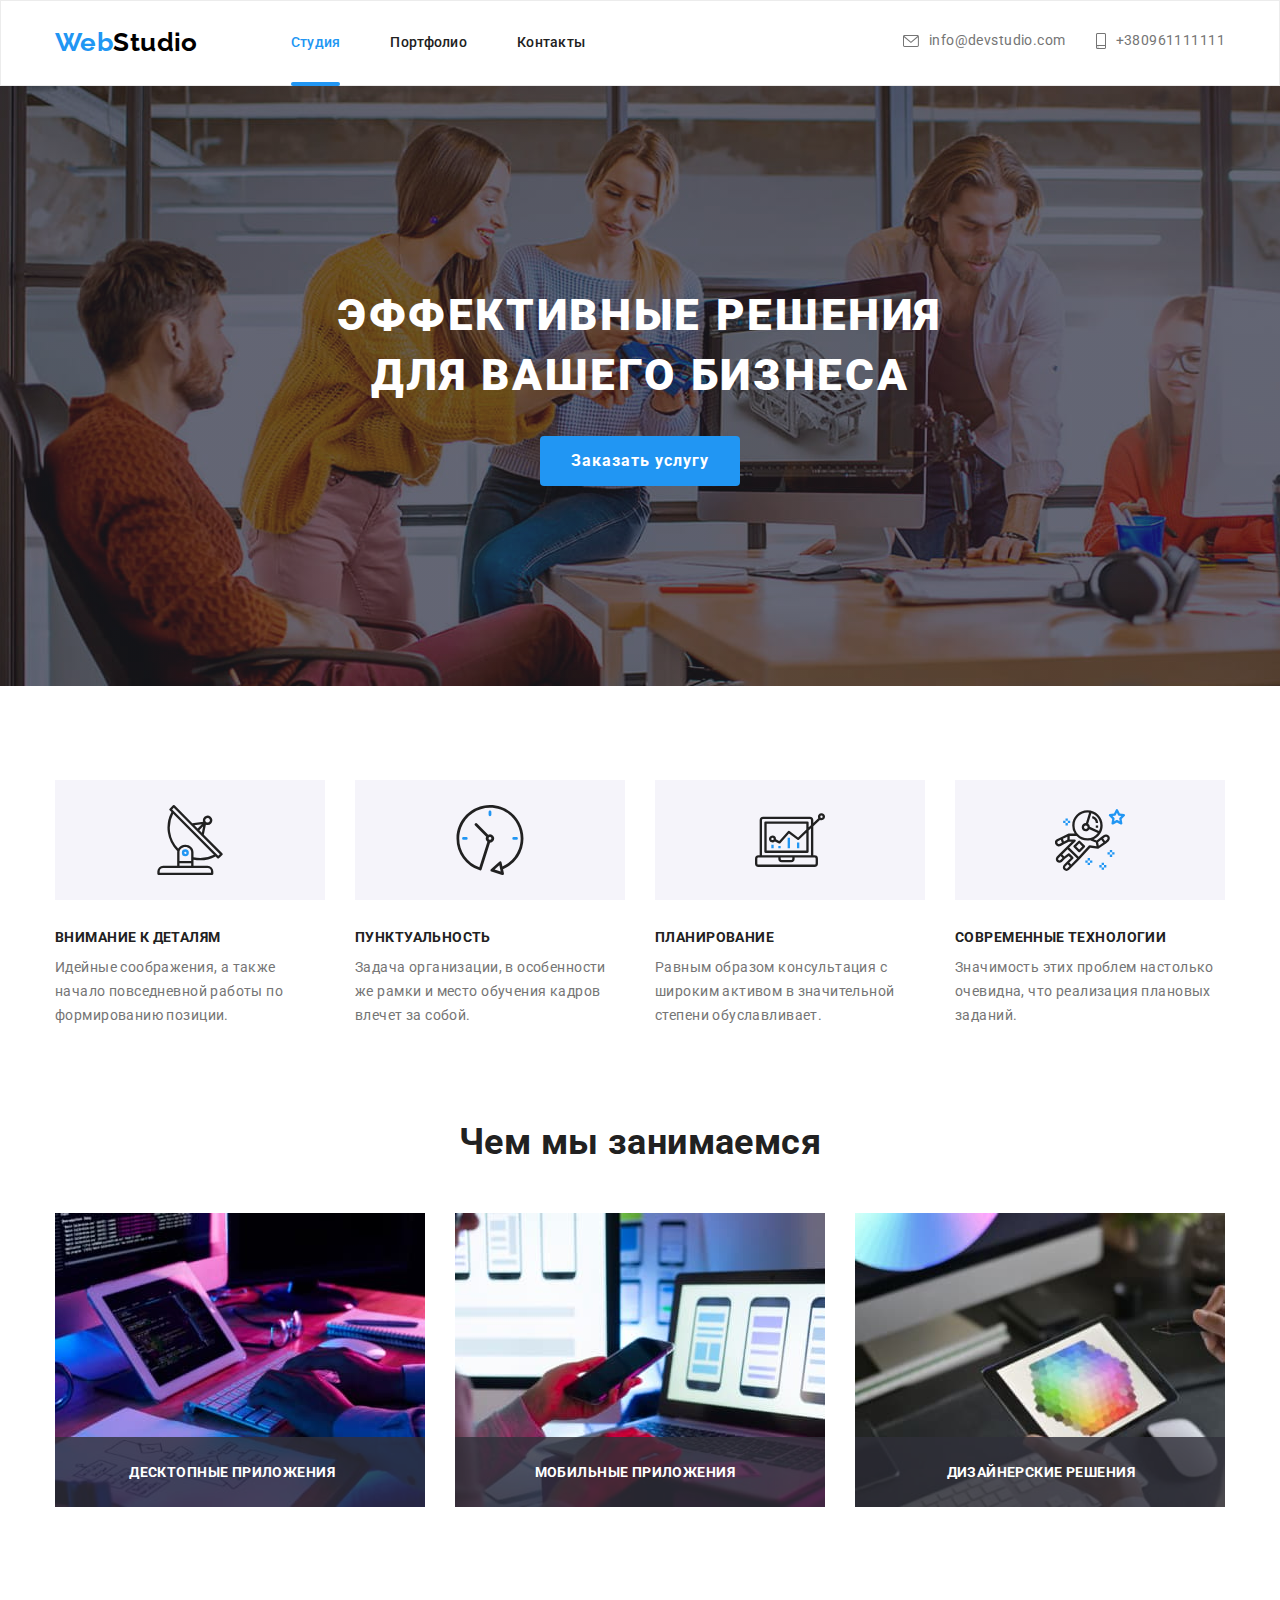
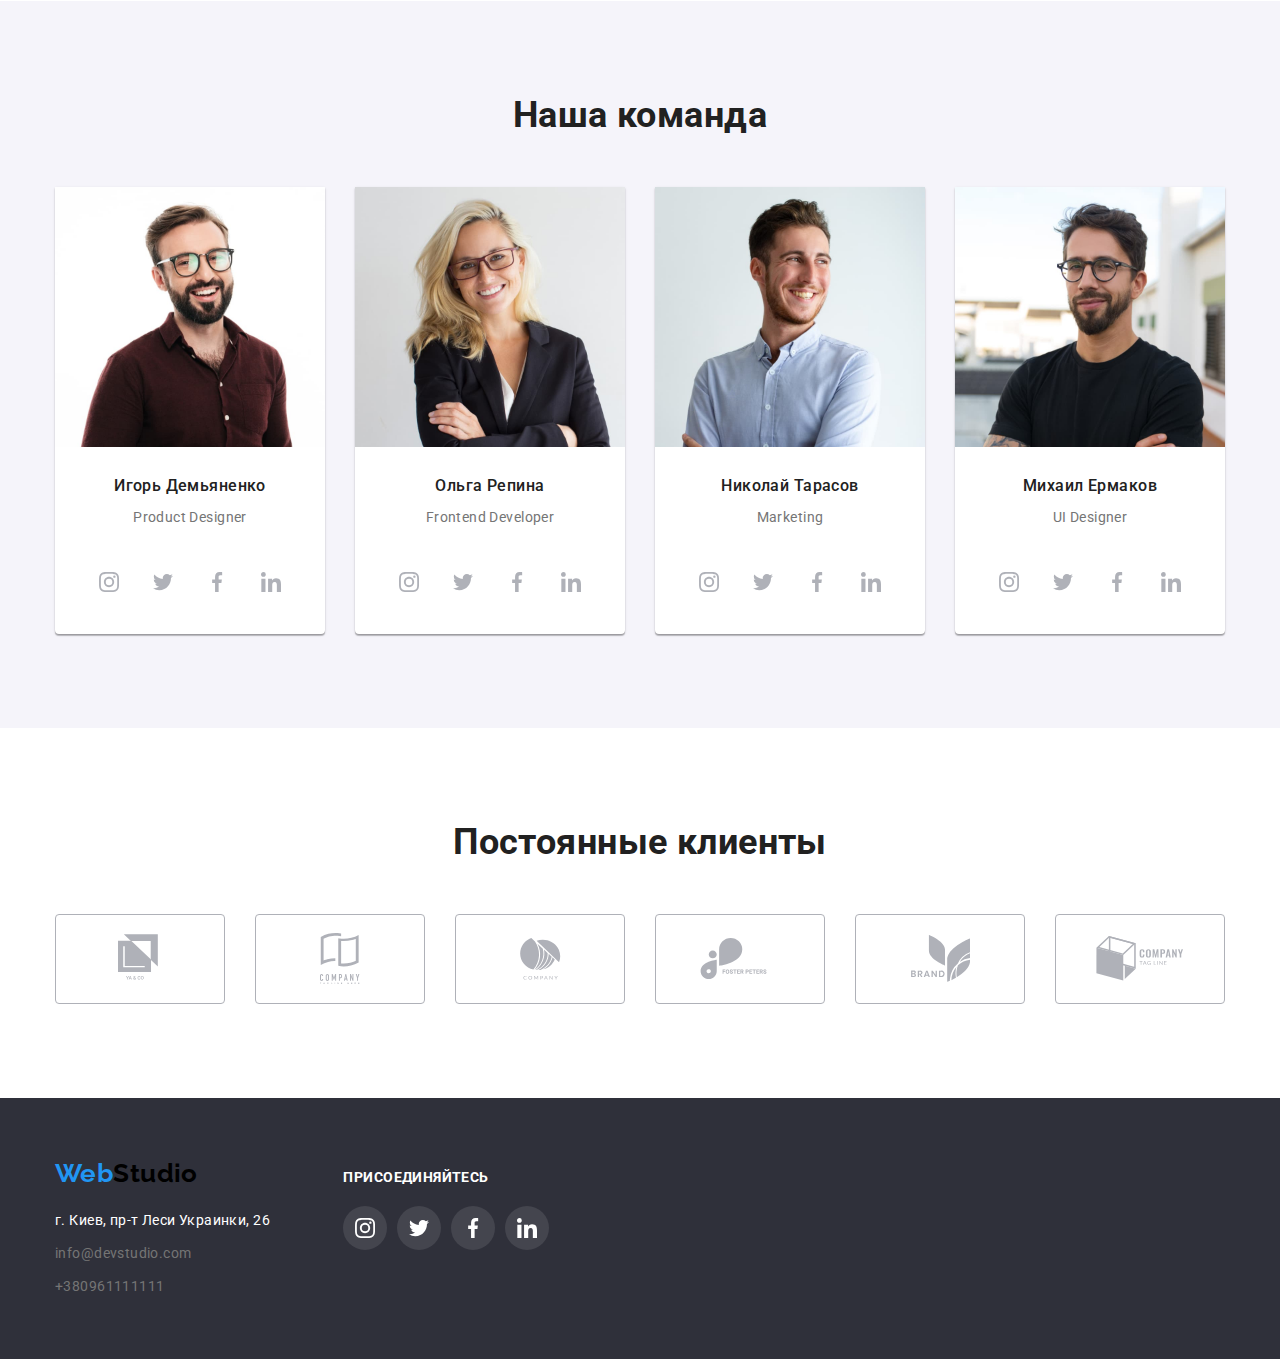
<file: index.html>
<!DOCTYPE html>
<html lang="ru">

<head>
    <meta charset="UTF-8">
    <meta http-equiv="X-UA-Compatible" content="IE=edge">
    <meta name="viewport" content="width=device-width, initial-scale=1.0">
    <title>WebStudio</title>
    <link rel="preconnect" href="https://fonts.gstatic.com">
    <link href="https://fonts.googleapis.com/css2?family=Raleway:wght@700&family=Roboto:wght@400;500;700;900&display=swap"
        rel="stylesheet">
    <link rel="stylesheet" href="https://cdnjs.cloudflare.com/ajax/libs/modern-normalize/1.0.0/modern-normalize.min.css">
    <link rel="stylesheet" href="./css/styles.css">
</head>

<body>
    <!--шапка-->
    <header>
        <div class="container main-head">
        <nav class="main-head">
            <a class="logo" href="./index.html"><span class="logo-style">Web</span>Studio</a>
            <ul class="list site-nav-list">
                <li class="nav-list"><a class="link current site-nav-link"href="./index.html">Студия</a></li>
                <li class="nav-list"><a class="link site-nav-link"href="./portfolio.html">Портфолио</a></li>
                <li class="nav-list"><a class="link site-nav-link" href="">Контакты</a></li>
            </ul>
        </nav>
        <ul class="list contact-list">
            <li class="contact"><a class="link site-nav-link contact-link"href="mailto:info@devstudio.com"> <svg class="icon-contact" width="16" height="12" >
                <use  href="./images/sprite.svg#icon-mail"></use></svg>info@devstudio.com</a></li>
            <li class="contact"><a class="link site-nav-link contact-link"href="tel:+380961111111"><svg class="icon-contact" width="10" height="16"  >
                <use  href="./images/sprite.svg#icon-smartphone"></use>
            </svg>+380961111111</a></li>
        </ul>
        </div>

    </header>
    <!--hero-->
    <main >
        
            <section class="hero">
                <div class="container">
                    <h1 class="title hero-title">Эффективные решения <br /> для вашего бизнеса</h1>
                    <button data-modal-open class="button" type="button"><span class="button-text"> Заказать услугу</span></button>
                </div>
            </section>
       
        <!--особенности-->
        <section>
            <div class="container">
            <h2  class="title visually-hidden">Особенности</h2>
            <ul class="list grid">
                <li class="grid-item">
                    <div class="icon-grid-style">
                    <svg  width="70px"  height="70px">
                        <use href="./images/sprite.svg#icon-antenna-1"></use>
                    </svg>
                    </div>
                    <h3  class="title subtitle">Внимание к деталям</h3>
                    <p>Идейные соображения, а также начало повседневной работы по формированию позиции.</p>
                </li>
                <li class="grid-item">
                    <div class="icon-grid-style">
                        <svg  width="70px" height="70px">
                            <use href="./images/sprite.svg#icon-clock-1"></use>
                        </svg>
                    </div>
                    <h3 class="title subtitle">Пунктуальность</h3>
                    <p>Задача организации, в особенности же рамки и место обучения кадров влечет за собой.</p>
                </li>
                <li class="grid-item">
                    <div class="icon-grid-style">
                        <svg  width="70px" height="70px">
                            <use href="./images/sprite.svg#icon-diagram-1"></use>
                        </svg>
                    </div>
                    <h3 class="title subtitle">Планирование</h3>
                    <p>Равным образом консультация с широким активом в значительной степени обуславливает.</p>
                </li>
                <li class="grid-item">
                    <div class="icon-grid-style">
                        <svg  width="70px" height="70px">
                            <use href="./images/sprite.svg#icon-astronaut-1"></use>
                        </svg>
                    </div>
                    <h3 class="title subtitle">Современные технологии</h3>
                    <p>Значимость этих проблем настолько очевидна, что реализация плановых заданий.</p>
                </li>
            </ul>
            </div>
        </section>
        <!--чем занимаемся-->
        <section>
            <div class="container">
            <h2 class="title caption">Чем мы занимаемся</h2>
            <ul class="list work-grid">
                <li class="work-grid-item"> <img src="./images/img.jpg" alt="Верстка в кодере" width='370'> <p class="work-grid-text"> Десктопные приложения</p></li>
                <li class="work-grid-item"> <img src="./images/img(1).jpg" alt="Работа с телефона и пк" width='370'><p class="work-grid-text"> Мобильные приложения</p></li>
                <li class="work-grid-item"> <img src="./images/img(2).jpg" alt="Выбор цветовой гаммы " width='370'><p class="work-grid-text">Дизайнерские решения</p></li>
            </ul>
            </div>
        </section>
        <!--команда-->
        <section class="team-bg">
            <div class="container ">
            <h2 class="title team-caption">Наша команда</h2>
            <ul class="list team-list" >
                <li class="team">
                    <img src="./images/igor.jpg" alt="Фото Игоря Демьяненко" width='270'>
                    <h3 class="title team-name">Игорь Демьяненко</h3>
                    <p class="team-position">Product Designer</p>
                    <ul class="list social-icons-list">
                        <li class="social-icons-item">
                            <a href="" class="social-icons-link" target="_blank" rel="noopener noreferrer nofollow">
                                <svg class="social-icon">
                                    <use href="./images/sprite.svg#icon-instagram"></use>
                                </svg>
                            </a>
                        </li>
                        <li class="social-icons-item">
                            <a href="" class="social-icons-link" target="_blank" rel="noopener noreferrer nofollow">
                                <svg class="social-icon">
                                    <use href="./images/sprite.svg#icon-twitter"></use>
                                </svg>
                            </a>
                        </li>
                        <li class="social-icons-item">
                            <a href="" class="social-icons-link" target="_blank" rel="noopener noreferrer nofollow">
                                <svg class="social-icon">
                                    <use href="./images/sprite.svg#icon-facebook"></use>
                                </svg>
                            </a>
                        </li>
                        <li class="social-icons-item">
                            <a href="" class="social-icons-link" target="_blank" rel="noopener noreferrer nofollow">
                                <svg class="social-icon">
                                    <use href="./images/sprite.svg#icon-linkedin"></use>
                                </svg>
                            </a>
                        </li>
                    </ul>
                </li>
                <li class="team">
                    <img src="./images/olga.jpg" alt="Фото Ольги Репиной" width='270'>
                    <h3 class="title team-name">Ольга Репина</h3>
                    <p class="team-position">Frontend Developer</p>
                    <ul class="list social-icons-list">
                        <li class="social-icons-item">
                            <a href="" class="social-icons-link" target="_blank" rel="noopener noreferrer nofollow">
                                <svg class="social-icon">
                                    <use href="./images/sprite.svg#icon-instagram"></use>
                                </svg>
                            </a>
                        </li>
                        <li class="social-icons-item">
                            <a href="" class="social-icons-link" target="_blank" rel="noopener noreferrer nofollow">
                                <svg class="social-icon">
                                    <use href="./images/sprite.svg#icon-twitter"></use>
                                </svg>
                            </a>
                        </li>
                        <li class="social-icons-item">
                            <a href="" class="social-icons-link" target="_blank" rel="noopener noreferrer nofollow">
                                <svg class="social-icon">
                                    <use href="./images/sprite.svg#icon-facebook"></use>
                                </svg>
                            </a>
                        </li>
                        <li class="social-icons-item">
                            <a href="" class="social-icons-link" target="_blank" rel="noopener noreferrer nofollow">
                                <svg class="social-icon">
                                    <use href="./images/sprite.svg#icon-linkedin"></use>
                                </svg>
                            </a>
                        </li>
                    </ul>
                </li>
                <li class="team">
                    <img src="./images/nikolai.jpg" alt="Фото Николая Тарасова" width='270'>
                    <h3 class="title team-name">Николай Тарасов</h3>
                    <p class="team-position">Marketing</p>
                    <ul class="list social-icons-list">
                        <li class="social-icons-item">
                            <a href="" class="social-icons-link" target="_blank" rel="noopener noreferrer nofollow">
                                <svg class="social-icon">
                                    <use href="./images/sprite.svg#icon-instagram"></use>
                                </svg>
                            </a>
                        </li>
                        <li class="social-icons-item">
                            <a href="" class="social-icons-link" target="_blank" rel="noopener noreferrer nofollow">
                                <svg class="social-icon">
                                    <use href="./images/sprite.svg#icon-twitter"></use>
                                </svg>
                            </a>
                        </li>
                        <li class="social-icons-item">
                            <a href="" class="social-icons-link" target="_blank" rel="noopener noreferrer nofollow">
                                <svg class="social-icon">
                                    <use href="./images/sprite.svg#icon-facebook"></use>
                                </svg>
                            </a>
                        </li>
                        <li class="social-icons-item">
                            <a href="" class="social-icons-link" target="_blank" rel="noopener noreferrer nofollow">
                                <svg class="social-icon">
                                    <use href="./images/sprite.svg#icon-linkedin"></use>
                                </svg>
                            </a>
                        </li>
                    </ul>
                </li>
                <li class="team">
                    <img src="./images/mihail.jpg" alt="Фото Михаила Ермакова" width='270'>
                    <h3 class="title team-name">Михаил Ермаков</h3>
                    <p class="team-position">UI Designer</p>
                    <ul class="list social-icons-list">
                        <li class="social-icons-item">
                            <a href="" class="social-icons-link" target="_blank" rel="noopener noreferrer nofollow">
                                <svg class="social-icon">
                                    <use href="./images/sprite.svg#icon-instagram"></use>
                                </svg>
                            </a>
                        </li>
                        <li class="social-icons-item">
                            <a href="" class="social-icons-link" target="_blank" rel="noopener noreferrer nofollow">
                                <svg class="social-icon">
                                    <use href="./images/sprite.svg#icon-twitter"></use>
                                </svg>
                            </a>
                        </li>
                        <li class="social-icons-item">
                            <a href="" class="social-icons-link" target="_blank" rel="noopener noreferrer nofollow">
                                <svg class="social-icon">
                                    <use href="./images/sprite.svg#icon-facebook"></use>
                                </svg>
                            </a>
                        </li>
                        <li class="social-icons-item">
                            <a href="" class="social-icons-link" target="_blank" rel="noopener noreferrer nofollow">
                                <svg class="social-icon">
                                    <use href="./images/sprite.svg#icon-linkedin"></use>
                                </svg>
                            </a>
                        </li>
                    </ul>
                </li>
            </ul>
            </div>
        </section>
        <section>
            <div class="container clients">
                <h2 class="title team-caption">Постоянные клиенты</h2>
                <ul class="list icon-client-style">
                    <li class="icon-client-item"><a class="icon-client" href="" aria-label="логотип-1" rel="noopener noreferrer nofollow" target="_blank"><svg width="44" height="49"><use href="./images/sprite.svg#icon-logo-1"></use></svg></a></li>
                    <li class="icon-client-item"><a class="icon-client" href="" aria-label="логотип-2" rel="noopener noreferrer nofollow" target="_blank"><svg width="40" height="55"><use href="./images/sprite.svg#icon-logo-2"></use></svg></a></li>
                    <li class="icon-client-item"><a class="icon-client" href="" aria-label="логотип-3" rel="noopener noreferrer nofollow" target="_blank"><svg width="41" height="42"><use href="./images/sprite.svg#icon-logo-3"></use></svg></a></li>
                    <li class="icon-client-item"><a class="icon-client" href="" aria-label="логотип-4" rel="noopener noreferrer nofollow" target="_blank"><svg width="80" height="42"><use href="./images/sprite.svg#icon-logo-4"></use></svg></a></li>
                    <li class="icon-client-item"><a class="icon-client" href="" aria-label="логотип-5" rel="noopener noreferrer nofollow" target="_blank"><svg width="59" height="47"><use href="./images/sprite.svg#icon-logo-5"></use></svg></a></li>
                    <li class="icon-client-item"><a class="icon-client" href="" aria-label="логотип-6" rel="noopener noreferrer nofollow" target="_blank"><svg width="88" height="45"><use href="./images/sprite.svg#icon-logo-6"></use></svg></a></li>
                </ul>
            </div>
        </section>
    </main>
    <!--подвал-->
   
    <footer class="footer-bg">
        <div class="container ">
            <div class="footer-block">
                <a class="logo footer-logo" href="./index.html"><span class="logo-style">Web</span>Studio</a>
                <ul class="list footer-list">
                    <li class="footer-item">
                        <address>г. Киев, пр-т Леси Украинки, 26</address>
                    </li>
                    <li class="footer-item"><a class="link"href="mailto:info@devstudio.com">info@devstudio.com</a></li>
                    <li class="footer-item"><a class="link"href="tel:+380961111111">+380961111111</a></li>
                </ul>
            </div>
            <div class="footer-block">
                <h3 class="title footer-title">Присоединяйтесь</h3>
                <ul class="list social-icons-list">
                    <li class="social-icons-item">
                        <a href="" class="social-icons-link footer-social-link" target="_blank" rel="noopener noreferrer nofollow">
                            <svg class="footer-social-icon">
                                <use href="./images/sprite.svg#icon-instagram"></use>
                            </svg>
                        </a>
                    </li>
                    <li class="social-icons-item">
                        <a href="" class="social-icons-link footer-social-link" target="_blank" rel="noopener noreferrer nofollow">
                            <svg class="footer-social-icon">
                                <use href="./images/sprite.svg#icon-twitter"></use>
                            </svg>
                        </a>
                    </li>
                    <li class="social-icons-item">
                        <a href="" class="social-icons-link footer-social-link" target="_blank" rel="noopener noreferrer nofollow">
                            <svg class="footer-social-icon">
                                <use href="./images/sprite.svg#icon-facebook"></use>
                            </svg>
                        </a>
                    </li>
                    <li class="social-icons-item">
                        <a href="" class="social-icons-link footer-social-link" target="_blank" rel="noopener noreferrer nofollow">
                            <svg class="footer-social-icon">
                                <use href="./images/sprite.svg#icon-linkedin"></use>
                            </svg>
                        </a>
                    </li>
                </ul>
            </div>
        </div>
    </footer>
<div class="backdrop is-hidden" data-modal>
    <div class="modal" data-modal-close>
        <button class="modal-btn">&#x2715;</button>
    </div>
</div>
</div>


  
    <script src="./js/modal.js"></script>
</body>

</html>
</file>
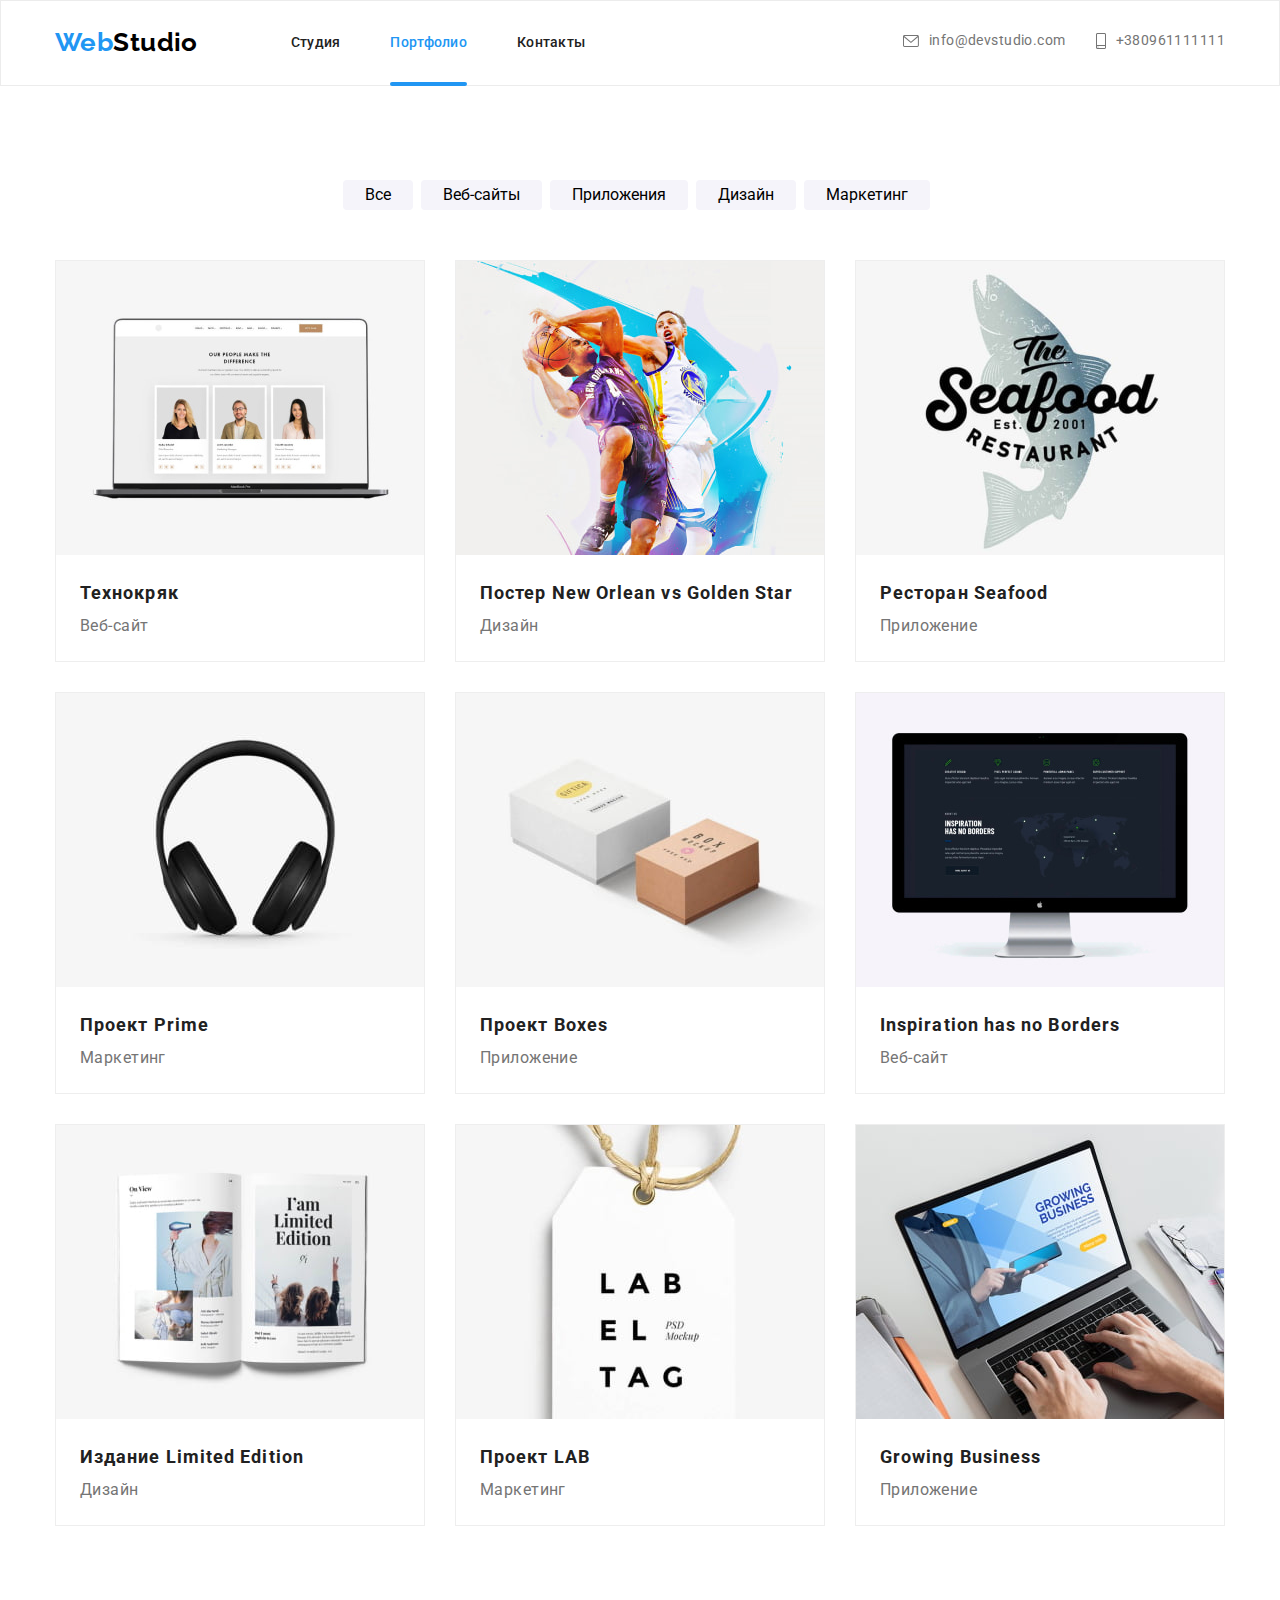
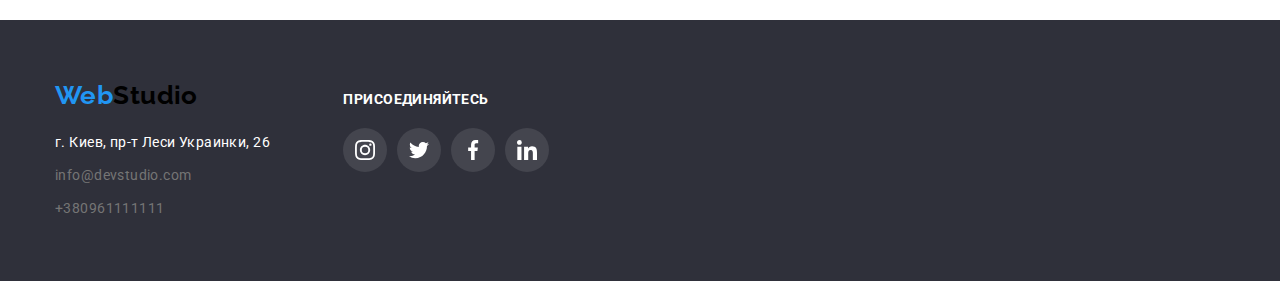
<file: portfolio.html>
<!DOCTYPE html>
<html lang="ru">
<head>
    <meta charset="UTF-8">
    <meta http-equiv="X-UA-Compatible" content="IE=edge">
    <meta name="viewport" content="width=device-width, initial-scale=1.0">
    <title>Portfolio</title>
    <link rel="preconnect" href="https://fonts.gstatic.com">
    <link href="https://fonts.googleapis.com/css2?family=Raleway:wght@700&family=Roboto:wght@400;500;700;900&display=swap"
        rel="stylesheet">
    <link rel="stylesheet" href="https://cdnjs.cloudflare.com/ajax/libs/modern-normalize/1.0.0/modern-normalize.min.css">
    <link rel="stylesheet" href="./css/styles.css">
</head>
<body>
    <!--шапка-->
    <header>
        <div class="container main-head">
            <nav class="main-head">
                <a class="logo" href="./index.html"><span class="logo-style">Web</span>Studio</a>
                <ul class="list site-nav-list">
                    <li class="nav-list"><a class="link site-nav-link" href="./index.html">Студия</a></li>
                    <li class="nav-list"><a class="link current site-nav-link" href="./portfolio.html">Портфолио</a></li>
                    <li class="nav-list"><a class="link site-nav-link" href="">Контакты</a></li>
                </ul>
            </nav>
            <ul class="list contact-list">
                <li class="contact"><a class="link site-nav-link contact-link" href="mailto:info@devstudio.com"> <svg class="icon-contact" width="16" height="12">
                            <use href="./images/sprite.svg#icon-mail"></use></svg>info@devstudio.com</a></li>
                <li class="contact"><a class="link site-nav-link contact-link" href="tel:+380961111111"><svg class="icon-contact" width="10" height="16">
                            <use href="./images/sprite.svg#icon-smartphone"></use></svg>+380961111111</a></li>
            </ul>
        </div>
    
    </header>
    <!--ПРОЕКТИ-->
                
    <section class="portfolio">
                <h1 class="visually-hidden">Projects</h1>
        <div class="container ">
             <ul class="list filter-text ">
                <li ><button class="filter-button" type="button">Все</button></li>
                <li ><button class="filter-button" type="button">Веб-сайты</button></li>
                <li ><button class="filter-button" type="button">Приложения</button></li>
                <li ><button class="filter-button" type="button">Дизайн</button></li>
                <li ><button class="filter-button" type="button">Маркетинг</button></li>
            </ul>           
            <ul class="list project-list">
                <li class="project-list-item">
                    <a class="link projects-link "href="">
                        <div class="thumb"> 
                            <div class="projects-overlay">
                                <p class="text-overlay">Технокряк это современная площадка распространения коронавируса. Компании используют эту
                                    платформу для цифрового шпионажа и атак на защищённые сервера конкурентов.</p>
                            </div>
                        <img src="./images/technocryk.jpg" alt="Изображение шаблона сайта" width='370'>
                        </div>
                    <h2 class="title project-title">Технокряк</h2>
                    <p class="project-text">Веб-сайт</p></a>
                </li>
                <li class="project-list-item">
                    <a class="link projects-link"href="">
                        <div class="thumb">
                            <div class="projects-overlay">
                                <p class="text-overlay">Технокряк это современная площадка распространения коронавируса. Компании используют эту
                                    платформу для цифрового шпионажа и атак на защищённые сервера конкурентов.</p>
                            </div>
                        <img src="./images/poster.jpg" alt="Постер с баскетболистами"width='370'>
                        </div>
                    <h2 class="title project-title" >Постер New Orlean vs Golden Star</h2>
                    <p class="project-text">Дизайн</p></a>
                </li>
                <li class="project-list-item">
                    <a class="link projects-link"href="">
                        <div class="thumb">
                            <div class="projects-overlay">
                                <p class="text-overlay">Технокряк это современная площадка распространения коронавируса. Компании используют эту
                                    платформу для цифрового шпионажа и атак на защищённые сервера конкурентов.</p>
                            </div>
                        <img src="./images/seafood.jpg" alt="Логотип ресторана"width='370'>
                        </div>
                    <h2 class="title project-title" >Ресторан Seafood</h2>
                    <p class="project-text">Приложение</p></a>
                </li>
                <li class="project-list-item">
                    <a class="link projects-link"href="">
                        <div class="thumb">
                            <div class="projects-overlay">
                                <p class="text-overlay">Технокряк это современная площадка распространения коронавируса. Компании используют эту
                                    платформу для цифрового шпионажа и атак на защищённые сервера конкурентов.</p>
                            </div>
                        <img src="./images/projectprime.jpg" alt="Наушники"width='370'>
                        </div>
                    <h2 class="title project-title" >Проект Prime</h2>
                    <p class="project-text">Маркетинг</p></a>
                </li>
                <li class="project-list-item">
                    <a class="link projects-link"href="">
                        <div class="thumb">
                            <div class="projects-overlay">
                                <p class="text-overlay">Технокряк это современная площадка распространения коронавируса. Компании используют эту
                                    платформу для цифрового шпионажа и атак на защищённые сервера конкурентов.</p>
                            </div>
                            <img src="./images/projectboxes.jpg" alt="Коробки"width='370'>
                            </div>
                    <h2 class="title project-title" >Проект Boxes</h2>
                    <p class="project-text">Приложение</p></a>
                </li>
                <li class="project-list-item">
                    <a class="link projects-link"href="">
                        <div class="thumb">
                            <div class="projects-overlay">
                                <p class="text-overlay">Технокряк это современная площадка распространения коронавируса. Компании используют эту
                                    платформу для цифрового шпионажа и атак на защищённые сервера конкурентов.</p>
                            </div>
                        <img src="./images/inspiration.jpg" alt="Изображение шаблона сайта"width='370'>
                        </div>
                    <h2 class="title project-title" >Inspiration has no Borders</h2>
                    <p class="project-text">Веб-сайт</p></a>
                </li>
                <li class="project-list-item">
                    <a class="link projects-link"href="">
                        <div class="thumb">
                            <div class="projects-overlay">
                                <p class="text-overlay">Технокряк это современная площадка распространения коронавируса. Компании используют эту
                                    платформу для цифрового шпионажа и атак на защищённые сервера конкурентов.</p>
                            </div>
                        <img src="./images/edition.jpg" alt="Изображение страниц книги"width='370'>
                        </div>
                    <h2 class="title project-title" >Издание Limited Edition</h2>
                    <p class="project-text">Дизайн</p></a>
                </li>
                <li class="project-list-item">
                   <a class="link projects-link"href="">
                        <div class="thumb">
                            <div class="projects-overlay">
                                <p class="text-overlay">Технокряк это современная площадка распространения коронавируса. Компании используют эту
                                    платформу для цифрового шпионажа и атак на защищённые сервера конкурентов.</p>
                            </div>
                        <img src="./images/projectlab.jpg" alt=""width='370'>
                        </div>
                    <h2 class="title project-title" >Проект LAB</h2>
                    <p class="project-text">Маркетинг</p></a>
                </li>
                <li class="project-list-item">
                    <a class="link projects-link"href="">
                        <div class="thumb">
                            <div class="projects-overlay">
                                <p class="text-overlay">Технокряк это современная площадка распространения коронавируса. Компании используют эту
                                    платформу для цифрового шпионажа и атак на защищённые сервера конкурентов.</p>
                            </div>
                        <img src="./images/business.jpg" alt="Работа в приложении"width='370'>
                        </div>
                    <h2 class="title project-title" >Growing Business</h2>
                    <p class="project-text">Приложение</p></a>
                </li>
            </ul>
            </div>
    </section>

    <!--подвал-->
    <footer class="footer-bg">
        <div class="container ">
            <div class="footer-block">
                <a class="logo footer-logo" href="./index.html"><span class="logo-style">Web</span>Studio</a>
                <ul class="list footer-list">
                    <li class="footer-item">
                        <address>г. Киев, пр-т Леси Украинки, 26</address>
                    </li>
                    <li class="footer-item"><a class="link" href="mailto:info@devstudio.com">info@devstudio.com</a></li>
                    <li class="footer-item"><a class="link" href="tel:+380961111111">+380961111111</a></li>
                </ul>
            </div>
            <div class="footer-block">
                <h3 class="title footer-title">Присоединяйтесь</h3>
                <ul class="list social-icons-list">
                    <li class="social-icons-item">
                        <a href="" class="social-icons-link footer-social-link" target="_blank"
                            rel="noopener noreferrer nofollow">
                            <svg class="footer-social-icon">
                                <use href="./images/sprite.svg#icon-instagram"></use>
                            </svg>
                        </a>
                    </li>
                    <li class="social-icons-item">
                        <a href="" class="social-icons-link footer-social-link" target="_blank"
                            rel="noopener noreferrer nofollow">
                            <svg class="footer-social-icon">
                                <use href="./images/sprite.svg#icon-twitter"></use>
                            </svg>
                        </a>
                    </li>
                    <li class="social-icons-item">
                        <a href="" class="social-icons-link footer-social-link" target="_blank"
                            rel="noopener noreferrer nofollow">
                            <svg class="footer-social-icon">
                                <use href="./images/sprite.svg#icon-facebook"></use>
                            </svg>
                        </a>
                    </li>
                    <li class="social-icons-item">
                        <a href="" class="social-icons-link footer-social-link" target="_blank"
                            rel="noopener noreferrer nofollow">
                            <svg class="footer-social-icon">
                                <use href="./images/sprite.svg#icon-linkedin"></use>
                            </svg>
                        </a>
                    </li>
                </ul>
            </div>
        </div>
    </footer>
    
</body>
</html>
</file>
<file: css/styles.css>
:root {
  --main-title-color: #212121;
  --main-text-color: #757575;
  --main-background-color: #ffffff;
  --accent-color: #2196f3;
  --button-color: #f5f4fa;
  --footer-bg-color: #2f303a;
  --icon-color: #afb1b8;
}

html {
  box-sizing: border-box;
}

*,
*::before,
*::after {
  box-sizing: inherit;
}

body {
  background-color: var(--main-background-color);
  font-family: "Roboto", sans-serif;
  font-weight: 400;
  font-size: 14px;
  line-height: 1.71;
  letter-spacing: 0.03em;
  color: var(--main-text-color);
}
h1,
h2,
h3,
h4,
h5,
h6,
p {
  margin: 0;
}
a {
  text-decoration: none;
}

.list {
  margin-top: 0;
  margin-bottom: 0;
  padding-left: 0;
  list-style: none;
}
.link {
  text-decoration: none;
  color: inherit;
}
.link:hover,
.link:focus {
  color: var(--accent-color);
}
.link.current {
  color: var(--accent-color);
}
.title {
  font-family: Roboto;
  font-style: normal;
  font-weight: 700;
  color: var(--main-title-color);
}
.container {
  width: 1200px;
  padding-right: 15px;
  padding-left: 15px;
  margin: 0 auto;
}
img {
  display: block;
}
/*шапка*/
header {
  border: 1px solid #ececec;
}
.main-head {
  display: flex;
  align-items: center;
}
.logo {
  font-family: "Raleway", sans-serif;
  font-style: normal;
  font-weight: 700;
  font-size: 26px;
  line-height: 1.19;
  color: #000000;
  text-decoration: none;
  display: block;
  padding-top: 24px;
  padding-bottom: 25px;
}
.logo-style {
  color: #2196f3;
}
.logo:hover,
.logo:focus {
  color: var(--accent-color);
}
.site-nav-list {
  display: flex;
  margin-left: 93px;
}
.site-nav-list .nav-list + .nav-list {
  margin-left: 50px;
}
.nav-list {
  font-weight: 500;
  font-size: 14px;
  line-height: 1.14;
  letter-spacing: 0.02em;
  color: var(--main-title-color);
  padding-bottom: 28px;
}

.site-nav-link {
  display: block;
  padding-top: 28px;

  transition-duration: 250ms;
  transition-timing-function: cubic-bezier(0.4, 0, 0.2, 1);
}
.link.current {
  position: relative;
  color: var(--accent-color);
}
.current::after {
  content: "";
  height: 4px;
  border-radius: 4px;
  background-color: var(--accent-color);
  margin-top: 31px;
  width: 100%;
  display: block;
  position: absolute;
}
.contact-list {
  display: flex;
  margin-left: auto;
  padding-bottom: 32px;
}
.contact-list .contact + .contact {
  margin-left: 30px;
}
.contact-link {
  display: flex;
  align-items: center;
}
.icon-contact {
  margin-right: 10px;
  fill: currentColor;
}
/* герой*/
.hero {
  background-color: var(--footer-bg-color);
  text-align: center;
  max-width: 1600px;
  height: 600px;
  background-image: linear-gradient(
      to right,
      rgba(47, 48, 58, 0.4),
      rgba(47, 48, 58, 0.4)
    ),
    url(../images/hero-bg.jpg);
  margin-left: auto;
  margin-right: auto;
}
.hero-title {
  font-weight: 900;
  font-size: 44px;
  line-height: 1.36;
  text-transform: uppercase;
  letter-spacing: 0.06em;
  color: #ffffff;
  margin-bottom: 30px;
  padding-top: 200px;
}
.button {
  width: 200px;
  height: 50px;
  background-color: var(--accent-color);
  cursor: pointer;
  border: none;
  border-radius: 4px;
}
.button:hover,
.button:focus {
  color: #188ce8;
}
.button-text {
  font-weight: 700;
  font-size: 16px;
  line-height: 1.87;
  text-align: center;
  letter-spacing: 0.06em;
  color: #ffffff;
}
/* осoбенности*/
.visually-hidden {
  position: absolute !important;
  clip: rect(1px 1px 1px 1px);
  clip: rect(1px, 1px, 1px, 1px);
  padding: 0 !important;
  border: 0 !important;
  height: 1px !important;
  width: 1px !important;
  overflow: hidden;
}
.icon-grid-style {
  display: flex;
  align-items: center;
  justify-content: center;
  background-color: var(--button-color);
  padding-top: 25px;
  padding-bottom: 25px;
  margin-bottom: 30px;
}

.subtitle {
  font-size: 14px;
  line-height: 1.14;
  text-transform: uppercase;
  margin-bottom: 10px;
}
.grid {
  display: flex;
  flex-wrap: wrap;
  padding-top: 94px;
  padding-bottom: 94px;
}
.grid-item {
  width: calc((100% - 90px) / 4);
  margin-right: 30px;
}
.grid-item:last-child {
  margin-right: 0;
}
/* чем занимаемся*/
.caption {
  font-size: 36px;
  line-height: 1.16;
  text-align: center;
  margin-bottom: 50px;
}
.work-grid {
  display: flex;
  flex-wrap: wrap;
  padding-bottom: 94px;
}
.work-grid-item {
  position: relative;
  opacity: 1;

  width: calc((100% - 60px) / 3);
  margin-right: 30px;
}
.work-grid-item:last-child {
  margin-right: 0px;
}

.work-grid-item::before {
  content: "";
  position: absolute;
  width: 370px;
  height: 70px;
  bottom: 0;
  background-color: rgba(47, 48, 58, 0.8);
}

.work-grid-text {
  position: absolute;
  right: 90px;
  bottom: 27px;
  font-weight: bold;
  line-height: 1.14;
  text-transform: uppercase;
  color: var(--main-background-color);
}
/*команда*/
.team-bg {
  background: #f5f4fa;
  text-align: center;
}
.team-caption {
  font-size: 36px;
  line-height: 1.16;
  text-align: center;
  margin-bottom: 50px;
  padding-top: 94px;
}
.team-list {
  display: flex;
  flex-wrap: wrap;
  padding-bottom: 94px;
}
.team {
  width: calc((100% - 90px) / 4);
  margin-right: 30px;
  background-color: white;
  box-shadow: 0px 1px 3px rgba(0, 0, 0, 0.12), 0px 1px 1px rgba(0, 0, 0, 0.14),
    0px 2px 1px rgba(0, 0, 0, 0.2);
  border-radius: 0px 0px 4px 4px;
}
.team:last-child {
  margin-right: 0px;
}
.team-name {
  font-weight: 500;
  font-size: 16px;
  line-height: 1.18;
  margin-top: 30px;
  margin-bottom: 10px;
}
.team-position {
  margin-bottom: 30px;
}

.social-icons-list {
  display: inline-flex;
  margin-bottom: 30px;
}

.social-icons-item + .social-icons-item {
  margin-left: 10px;
}
.social-icons-link {
  display: flex;
  justify-content: center;
  align-items: center;
  width: 44px;
  height: 44px;
  transition-duration: 250ms;
  transition-timing-function: cubic-bezier(0.4, 0, 0.2, 1);
}
.social-icon {
  width: 20px;
  height: 20px;
  fill: var(--icon-color);
}
.social-icons-link:hover,
.social-icons-link:focus {
  background-color: var(--accent-color);
  border-radius: 50%;
}
.social-icons-link:hover .social-icon,
.social-icons-link:focus .social-icon {
  fill: #ffffff;
}
/* клієнти */
.clients {
  padding-bottom: 94px;
}
.icon-client-style {
  display: flex;
  flex-wrap: wrap;
  align-items: center;
}
.icon-client-item {
  width: 170px;
  height: 90px;
  border: 1px solid #afb1b8;
  box-sizing: border-box;
  border-radius: 4px;
  margin-right: 30px;
}
.icon-client-item:last-child {
  margin-right: 0px;
}
.icon-client-item:hover,
.icon-client-item:focus {
  border-color: var(--accent-color);
}
.icon-client {
  display: flex;
  align-items: center;
  justify-content: center;
  width: 100%;
  height: 100%;
  fill: var(--icon-color);
  transition-duration: 250ms;
  transition-timing-function: cubic-bezier(0.4, 0, 0.2, 1);
}
.icon-client:focus,
.icon-client:hover {
  fill: var(--accent-color);
}

/* footer*/
address {
  font-style: normal;
  color: #ffffff;
}
.footer-bg {
  align-content: flex-start;
  background-color: var(--footer-bg-color);
}
.footer-logo {
  padding-top: 60px;
  padding-bottom: 20px;
}
.footer-item:not(:last-child) {
  padding-bottom: 9px;
}
.footer-list {
  padding-bottom: 60px;
}
.footer-title {
  font-size: 14px;
  line-height: 1.14;
  letter-spacing: 0.03em;
  text-transform: uppercase;
  color: #ffffff;
  margin-bottom: 20px;
}
.footer-social-link {
  border-radius: 50%;
  background-color: rgba(255, 255, 255, 0.1);
  margin-right: 10px;
}
.footer-social-link:last-child {
  margin-right: 0px;
}
.footer-social-icon {
  width: 20px;
  height: 20px;
  fill: #ffffff;
}
.footer-block {
  display: inline-table;
  margin-right: 70px;
}

/*портфолио*/
.portfolio {
  margin-top: 94px;
  margin-bottom: 94px;
}
/*кнопки*/
.filter-button {
  background-color: var(--button-color);
  padding: 6px 22px;
  margin-right: 8px;
  cursor: pointer;
  text-align: center;
  border: none;
  border-radius: 4px;
  transition-duration: 250ms;
  transition-timing-function: cubic-bezier(0.4, 0, 0.2, 1);
}

.filter-button:hover,
.filter-button:focus {
  box-shadow: 0px 1px 1px rgba(0, 0, 0, 0.12), 0px 4px 4px rgba(0, 0, 0, 0.06),
    1px 4px 6px rgba(0, 0, 0, 0.16);
  background-color: var(--accent-color);
  color: #ffffff;
}
.filter-text {
  margin-bottom: 50px;
  justify-content: center;
  display: flex;
  font-weight: 500;
  font-size: 16px;
  line-height: 1.62;
  color: var(--main-title-color);
}
/* проекти*/
.project-list {
  display: flex;
  flex-wrap: wrap;
}
.project-list-item {
  width: calc((100% - 60px) / 3);
  margin-right: 30px;
  margin-bottom: 30px;
  border: 1px solid #eeeeee;
  box-sizing: border-box;
  background-color: #ffffff;
}
.project-list-item:hover,
.project-list-item:focus {
  box-shadow: 0px 1px 1px rgba(0, 0, 0, 0.12), 0px 4px 4px rgba(0, 0, 0, 0.06),
    1px 4px 6px rgba(0, 0, 0, 0.16);
}
.project-list-item:nth-child(3n) {
  margin-right: 0;
}
.project-list-item:nth-last-child(-n + 3) {
  margin-bottom: 0;
}
.project-title {
  font-size: 18px;
  line-height: 2;
  letter-spacing: 0.06em;
  padding-top: 20px;
  padding-left: 24px;
}
.project-text {
  font-size: 16px;
  line-height: 1.87;
  padding-left: 24px;
  padding-bottom: 20px;
}
.thumb .projects-link {
  display: inline-block;
  position: absolute;
  content: "";
  width: 100%;
  height: 100%;
  bottom: 0;
  left: 0;
  background-color: rgba(33, 150, 243, 0.9);
  opacity: 0;
  overflow: hidden;
  transition-duration: 250ms;
  transition-timing-function: cubic-bezier(0.4, 0, 0.2, 1);
}
.thumb {
  position: relative;
  overflow: hidden;
}
a:hover .projects-overlay,
a:focus .projects-overlay {
  transform: translatex(0);
}

.text-overlay {
  position: absolute;
  top: 0;
  left: 0;
  width: 100%;
  font-family: "Roboto";
  font-size: 18px;
  line-height: 1.56;
  letter-spacing: 0.03em;
  text-align: left;
  padding: 64px 24px;
  color: #ffffff;
  opacity: 0;
}
.projects-overlay {
  display: flex;
  align-items: center;
  position: absolute;
  top: 1px;
  left: 0;
  width: 100%;
  height: 100%;
  transform: translateY(100%);
  background-color: var(--accent-color);
  opacity: 0.9;
  transition-duration: 250ms;
  transition-timing-function: cubic-bezier(0.4, 0, 0.2, 1);
}

.list:hover .text-overlay,
.list:focus .text-overlay {
  opacity: 0.9;
}

.backdrop {
  position: fixed;
  top: 0;
  left: 0;
  width: 100%;
  height: 100%;
  background-color: rgba(0, 0, 0, 0.2);
  transition-duration: 250ms;
  transition-timing-function: cubic-bezier(0.4, 0, 0.2, 1);
}
.backdrop.is-hidden {
  opacity: 0;
  pointer-events: none;
  transition-duration: 250ms;
  transition-timing-function: cubic-bezier(0.4, 0, 0.2, 1);
}
.modal {
  position: absolute;
  top: 50%;
  left: 50%;
  display: flex;
  justify-content: flex-end;
  transform: translate(-50%, -50%);
  min-height: 581px;
  min-width: 528px;
  background-color: #ffffff;
  padding-top: 8px;
  padding-right: 8px;
}
.modal-btn {
  height: 30px;
  width: 30px;
  border-radius: 50%;
  border-color: rgba(0, 0, 0, 0.1);
  background-color: rgba(255, 255, 255, 1);
}
</file>
